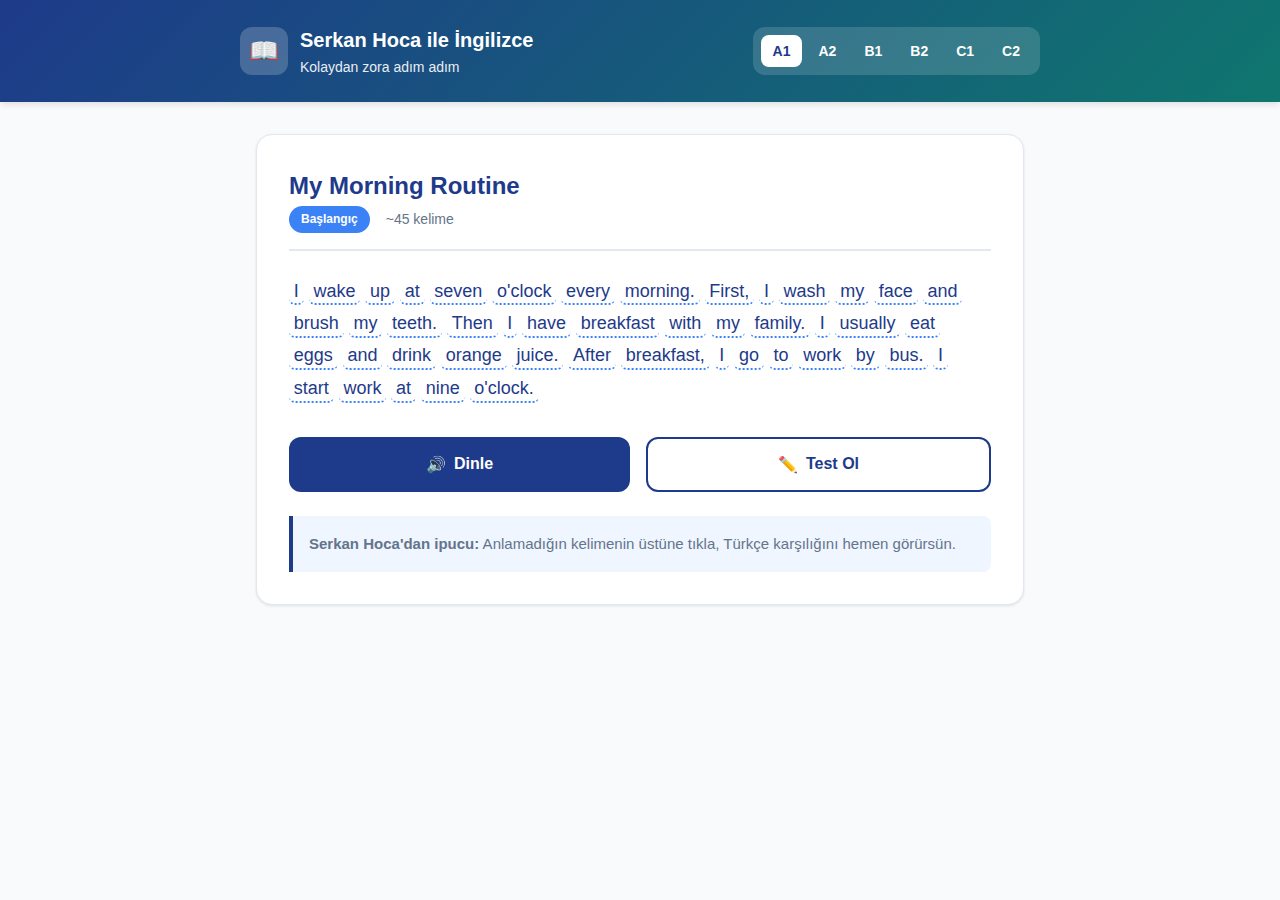
<file: İndex.html>
<!DOCTYPE html>
<html lang="tr">
<head>
    <meta charset="UTF-8">
    <meta name="viewport" content="width=device-width, initial-scale=1.0, maximum-scale=1.0, user-scalable=no">
    <meta name="description" content="Serkan Hoca ile İngilizce - A1'den C2'ye seviyeli metinler, anlık çeviri ve testler">
    <title>Serkan Hoca ile İngilizce</title>
    <style>
        * { margin: 0; padding: 0; box-sizing: border-box; -webkit-tap-highlight-color: transparent; }
        :root { --primary: #1e3a8a; --primary-light: #3b82f6; --secondary: #0f766e; --accent: #d97706; --bg: #f8fafc; --card: #ffffff; --text: #1e293b; --text-light: #64748b; --border: #e2e8f0; --success: #059669; --error: #dc2626; }
        body { font-family: -apple-system, BlinkMacSystemFont, 'Segoe UI', Roboto, sans-serif; background: var(--bg); color: var(--text); min-height: 100vh; line-height: 1.6; -webkit-font-smoothing: antialiased; }
        .header { background: linear-gradient(135deg, var(--primary), var(--secondary)); color: white; padding: 1.5rem 1rem; box-shadow: 0 4px 6px -1px rgba(0,0,0,0.1); }
        .header-content { max-width: 800px; margin: 0 auto; display: flex; justify-content: space-between; align-items: center; flex-wrap: wrap; gap: 1rem; }
        .brand { display: flex; align-items: center; gap: 0.75rem; }
        .brand-icon { width: 48px; height: 48px; background: rgba(255,255,255,0.2); border-radius: 12px; display: flex; align-items: center; justify-content: center; font-size: 1.5rem; }
        .brand-text h1 { font-size: 1.25rem; font-weight: 700; margin: 0; }
        .brand-text p { font-size: 0.875rem; opacity: 0.9; margin: 0; }
        .level-box { background: rgba(255,255,255,0.15); border-radius: 12px; padding: 0.5rem; display: flex; gap: 0.25rem; flex-wrap: wrap; }
        .level-btn { background: transparent; border: none; color: white; padding: 0.5rem 0.75rem; border-radius: 8px; font-weight: 600; cursor: pointer; font-size: 0.875rem; transition: all 0.2s; }
        .level-btn:hover { background: rgba(255,255,255,0.2); }
        .level-btn.active { background: white; color: var(--primary); }
        .container { max-width: 800px; margin: 0 auto; padding: 2rem 1rem; }
        .reading-card { background: var(--card); border-radius: 16px; padding: 2rem; box-shadow: 0 1px 3px rgba(0,0,0,0.1); border: 1px solid var(--border); }
        .passage-header { display: flex; justify-content: space-between; align-items: flex-start; margin-bottom: 1.5rem; padding-bottom: 1rem; border-bottom: 2px solid var(--border); }
        .passage-title { font-size: 1.5rem; font-weight: 700; color: var(--primary); }
        .passage-meta { display: flex; gap: 1rem; align-items: center; font-size: 0.875rem; color: var(--text-light); }
        .difficulty-badge { background: var(--primary-light); color: white; padding: 0.25rem 0.75rem; border-radius: 20px; font-weight: 600; font-size: 0.75rem; }
        .passage-text { font-size: 1.125rem; line-height: 1.8; color: var(--text); margin-bottom: 2rem; }
        .word { display: inline; cursor: pointer; padding: 0.15rem 0.3rem; border-radius: 6px; transition: all 0.15s; border-bottom: 2px dotted var(--primary-light); color: var(--primary); font-weight: 500; }
        .word:hover { background: #dbeafe; border-bottom-style: solid; }
        .word.active { background: var(--accent); color: white; border-bottom-color: var(--accent); }
        .tooltip { position: fixed; background: var(--text); color: white; padding: 0.75rem 1rem; border-radius: 8px; font-size: 0.9375rem; z-index: 1000; opacity: 0; visibility: hidden; transform: translateY(10px); transition: all 0.2s; max-width: 280px; box-shadow: 0 10px 25px rgba(0,0,0,0.2); pointer-events: none; }
        .tooltip.show { opacity: 1; visibility: visible; transform: translateY(0); }
        .tooltip::after { content: ''; position: absolute; bottom: -6px; left: 50%; transform: translateX(-50%); border-width: 6px 6px 0; border-style: solid; border-color: var(--text) transparent transparent; }
        .tooltip-word { font-weight: 700; color: #93c5fd; margin-bottom: 0.25rem; }
        .controls { display: flex; gap: 1rem; flex-wrap: wrap; }
        .btn { flex: 1; min-width: 140px; padding: 1rem 1.5rem; border-radius: 12px; border: none; font-weight: 600; cursor: pointer; display: flex; align-items: center; justify-content: center; gap: 0.5rem; font-size: 1rem; transition: all 0.2s; font-family: inherit; }
        .btn-primary { background: var(--primary); color: white; }
        .btn-secondary { background: white; color: var(--primary); border: 2px solid var(--primary); }
        .modal { display: none; position: fixed; top: 0; left: 0; width: 100%; height: 100%; background: rgba(15,23,42,0.8); z-index: 100; align-items: center; justify-content: center; padding: 1rem; backdrop-filter: blur(4px); }
        .modal.show { display: flex; }
        .quiz-box { background: var(--card); border-radius: 20px; width: 100%; max-width: 600px; max-height: 90vh; overflow: hidden; animation: slideUp 0.3s; }
        @keyframes slideUp { from { transform: translateY(50px); opacity: 0; } to { transform: translateY(0); opacity: 1; } }
        .quiz-header { background: linear-gradient(135deg, var(--primary), var(--secondary)); color: white; padding: 1.5rem; position: relative; }
        .quiz-progress { display: flex; gap: 0.5rem; margin-bottom: 1rem; }
        .dot { height: 8px; flex: 1; background: rgba(255,255,255,0.3); border-radius: 4px; transition: all 0.3s; }
        .dot.active { background: white; }
        .dot.correct { background: #86efac; }
        .dot.wrong { background: #fca5a5; }
        .quiz-timer { position: absolute; top: 1rem; right: 1rem; background: rgba(0,0,0,0.2); padding: 0.5rem 1rem; border-radius: 20px; font-weight: 700; font-variant-numeric: tabular-nums; }
        .quiz-body { padding: 2rem; overflow-y: auto; max-height: calc(90vh - 200px); }
        .question { font-size: 1.25rem; font-weight: 600; margin-bottom: 1.5rem; color: var(--text); line-height: 1.5; }
        .answers { display: flex; flex-direction: column; gap: 0.75rem; }
        .answer { background: var(--bg); border: 2px solid var(--border); padding: 1rem 1.25rem; border-radius: 12px; cursor: pointer; display: flex; align-items: center; gap: 1rem; transition: all 0.2s; font-size: 1rem; }
        .answer.correct { border-color: var(--success); background: #d1fae5; }
        .answer.wrong { border-color: var(--error); background: #fee2e2; }
        .answer-letter { width: 36px; height: 36px; border-radius: 50%; background: var(--border); display: flex; align-items: center; justify-content: center; font-weight: 700; flex-shrink: 0; color: var(--text-light); }
        .results { text-align: center; padding: 2rem; }
        .score-box { width: 160px; height: 160px; border-radius: 50%; background: #e2e8f0; margin: 0 auto 1.5rem; display: flex; align-items: center; justify-content: center; position: relative; }
        .score-number { font-size: 2.5rem; font-weight: 800; color: var(--primary); }
        .close-btn { background: var(--primary); color: white; border: none; padding: 1rem 2rem; border-radius: 12px; font-weight: 600; cursor: pointer; width: 100%; font-size: 1rem; }
        .tips { background: #eff6ff; border-left: 4px solid var(--primary); padding: 1rem; border-radius: 0 8px 8px 0; margin-top: 1.5rem; font-size: 0.9375rem; color: var(--text-light); }
        @media (max-width: 640px) { .header-content { flex-direction: column; text-align: center; } .reading-card { padding: 1.5rem; } .btn { width: 100%; } }
    </style>
</head>
<body>
    <div class="tooltip" id="tooltip"><div class="tooltip-word" id="tooltipWord"></div><div id="tooltipMeaning"></div></div>
    <div class="modal" id="quizModal">
        <div class="quiz-box">
            <div class="quiz-header"><div class="quiz-progress" id="quizProgress"></div><div class="quiz-timer" id="quizTimer">20</div><h2 style="font-size: 1.25rem;">Serkan Hoca'nın Testi</h2></div>
            <div class="quiz-body" id="quizBody"></div>
        </div>
    </div>
    <header class="header">
        <div class="header-content">
            <div class="brand"><div class="brand-icon">📖</div><div class="brand-text"><h1>Serkan Hoca ile İngilizce</h1><p>Kolaydan zora adım adım</p></div></div>
            <div class="level-box">
                <button class="level-btn active" data-level="A1">A1</button>
                <button class="level-btn" data-level="A2">A2</button>
                <button class="level-btn" data-level="B1">B1</button>
                <button class="level-btn" data-level="B2">B2</button>
                <button class="level-btn" data-level="C1">C1</button>
                <button class="level-btn" data-level="C2">C2</button>
            </div>
        </div>
    </header>
    <main class="container">
        <div class="reading-card">
            <div class="passage-header"><div><div class="passage-title" id="passageTitle">My Morning Routine</div><div class="passage-meta"><span class="difficulty-badge" id="difficultyBadge">Başlangıç</span><span id="wordCount">~45 kelime</span></div></div></div>
            <div class="passage-text" id="passageText"></div>
            <div class="controls"><button class="btn btn-primary" id="listenBtn"><span>🔊</span><span>Dinle</span></button><button class="btn btn-secondary" id="testBtn"><span>✏️</span><span>Test Ol</span></button></div>
            <div class="tips"><strong>Serkan Hoca'dan ipucu:</strong> Anlamadığın kelimenin üstüne tıkla, Türkçe karşılığını hemen görürsün.</div>
        </div>
    </main>
    <script>
        const materials = {
            A1: { title: "My Morning Routine", difficulty: "Başlangıç", wordCount: "~45 kelime", text: "I wake up at seven o'clock every morning. First, I wash my face and brush my teeth. Then I have breakfast with my family. I usually eat eggs and drink orange juice. After breakfast, I go to work by bus. I start work at nine o'clock.", translations: { "i": "ben", "wake": "uyanmak", "up": "kalkmak", "o'clock": "saat", "every": "her", "morning": "sabah", "first": "önce", "wash": "yıkamak", "my": "benim", "face": "yüz", "and": "ve", "brush": "fırçalamak", "teeth": "diş", "then": "sonra", "have": "yapmak/yemek", "breakfast": "kahvaltı", "with": "ile", "family": "aile", "usually": "genellikle", "eat": "yemek", "eggs": "yumurta", "drink": "içmek", "orange": "portakal", "juice": "suyu", "after": "sonra", "go": "gitmek", "to": "-e/-a", "work": "iş", "by": "ile/vasıtasıyla", "bus": "otobüs", "start": "başlamak", "at": "-de/-da" }, questions: [ { q: "Yazar saat kaçta uyanıyor?", options: ["6:00", "7:00", "8:00", "9:00"], correct: 1 }, { q: "Kahvaltıda ne içiyor?", options: ["Çay", "Kahve", "Portakal suyu", "Süt"], correct: 2 } ] },
            A2: { title: "Weekend Plans", difficulty: "Temel", wordCount: "~60 kelime", text: "This weekend I am going to visit my grandmother. She lives in a small village near the mountains. I will take the train on Saturday morning. The journey takes about two hours. My grandmother always cooks delicious food for me. We will walk in the garden and talk about old times.", translations: { "this": "bu", "weekend": "hafta sonu", "going": "gidecek", "visit": "ziyaret etmek", "grandmother": "büyükanne", "village": "köy", "mountains": "dağlar", "delicious": "lezzetli" }, questions: [ { q: "Yazar kimi ziyaret edecek?", options: ["Annesini", "Büyükanesini", "Arkadaşını"], correct: 1 } ] },
            B1: { title: "Learning New Skills", difficulty: "Orta", wordCount: "~85 kelime", text: "Last year, I decided to learn how to play the guitar. At first, it was quite difficult. My fingers hurt and I couldn't remember the chords. However, I didn't give up. I practiced for thirty minutes every day.", translations: { "guitar": "gitar", "difficult": "zor", "fingers": "parmaklar", "practiced": "pratik yaptı" }, questions: [ { q: "Yazar ne çalmayı öğrendi?", options: ["Piyano", "Gitar", "Keman"], correct: 1 } ] },
            B2: { title: "The Value of Reading", difficulty: "Orta-Üstü", wordCount: "~110 kelime", text: "Reading books remains one of the most valuable habits one can develop. It requires deep focus and active engagement. Studies shown that regular readers have better vocabulary.", translations: { "reading": "okuma", "valuable": "değerli", "habits": "alışkanlıklar", "vocabulary": "kelime haznesi" }, questions: [ { q: "Okumak ne kazandırır?", options: ["Para", "Kelime haznesi", "Hız"], correct: 1 } ] },
            C1: { title: "Rethinking Education", difficulty: "İleri", wordCount: "~140 kelime", text: "The traditional model of education is increasingly being called into question. Critics argue that this approach prioritizes memorization over critical thinking.", translations: { "education": "eğitim", "memorization": "ezberleme", "thinking": "düşünme" }, questions: [ { q: "Geleneksel eğitim neyi önceler?", options: ["Ezberi", "Yaratıcılığı"], correct: 0 } ] },
            C2: { title: "The Anthropocene Dilemma", difficulty: "Ustalık", wordCount: "~160 kelime", text: "We find ourselves at a peculiar juncture where activities of a single species have fundamentally altered the planet's trajectory.", translations: { "species": "tür", "planet": "gezegen", "trajectory": "yörünge" }, questions: [ { q: "Gezegeni ne değiştirdi?", options: ["İnsan faaliyetleri", "Doğa olayları"], correct: 0 } ] }
        };

        let currentLevel = 'A1', isPlaying = false, quizState = null;
        let els = {};

        function init() {
            els = { passageTitle: document.getElementById('passageTitle'), difficultyBadge: document.getElementById('difficultyBadge'), wordCount: document.getElementById('wordCount'), passageText: document.getElementById('passageText'), listenBtn: document.getElementById('listenBtn'), testBtn: document.getElementById('testBtn'), tooltip: document.getElementById('tooltip'), tooltipWord: document.getElementById('tooltipWord'), tooltipMeaning: document.getElementById('tooltipMeaning'), quizModal: document.getElementById('quizModal'), quizProgress: document.getElementById('quizProgress'), quizTimer: document.getElementById('quizTimer'), quizBody: document.getElementById('quizBody') };
            loadPassage('A1');
            document.querySelectorAll('.level-btn').forEach(btn => { btn.addEventListener('click', (e) => { document.querySelectorAll('.level-btn').forEach(b => b.classList.remove('active')); e.target.classList.add('active'); currentLevel = e.target.dataset.level; loadPassage(currentLevel); stopAudio(); }); });
            els.listenBtn.addEventListener('click', toggleAudio);
            els.testBtn.addEventListener('click', startQuiz);
        }

        function loadPassage(level) {
            const data = materials[level];
            els.passageTitle.textContent = data.title;
            els.difficultyBadge.textContent = data.difficulty;
            els.wordCount.textContent = data.wordCount;
            const words = data.text.split(/(\s+)/);
            els.passageText.innerHTML = '';
            words.forEach(word => { if (word.trim()) { const span = document.createElement('span'); span.className = 'word'; span.textContent = word; span.addEventListener('click', (e) => showTooltip(e, word)); els.passageText.appendChild(span); } else { els.passageText.appendChild(document.createTextNode(word)); } });
        }

        function showTooltip(e, word) {
            const clean = word.toLowerCase().replace(/[.,!?;:]$/, '');
            const data = materials[currentLevel];
            let meaning = data.translations[clean];
            if (meaning) { els.tooltipWord.textContent = word; els.tooltipMeaning.textContent = meaning; const rect = e.target.getBoundingClientRect(); els.tooltip.style.left = `${Math.max(10, rect.left)}px`; els.tooltip.style.top = `${rect.bottom + 8}px`; els.tooltip.classList.add('show'); setTimeout(() => { els.tooltip.classList.remove('show'); }, 2000); }
        }

        function toggleAudio() { isPlaying ? stopAudio() : playAudio(); }
        function playAudio() { const utterance = new SpeechSynthesisUtterance(materials[currentLevel].text); utterance.lang = 'en-US'; utterance.onend = stopAudio; window.speechSynthesis.speak(utterance); isPlaying = true; els.listenBtn.innerHTML = '<span>⏹️</span><span>Durdur</span>'; }
        function stopAudio() { window.speechSynthesis.cancel(); isPlaying = false; els.listenBtn.innerHTML = '<span>🔊</span><span>Dinle</span>'; }

        function startQuiz() {
            const data = materials[currentLevel];
            quizState = { questions: data.questions, current: 0, score: 0 };
            els.quizModal.classList.add('show');
            showQuestion();
        }

        function showQuestion() {
            const q = quizState.questions[quizState.current];
            els.quizBody.innerHTML = `<div class="question">${q.q}</div><div class="answers">${q.options.map((opt, i) => `<div class="answer" data-idx="${i}"><div class="answer-letter">${String.fromCharCode(65 + i)}</div><div>${opt}</div></div>`).join('')}</div>`;
            document.querySelectorAll('.answer').forEach(ans => { ans.addEventListener('click', () => selectAnswer(parseInt(ans.dataset.idx))); });
        }

        function selectAnswer(idx) {
            const q = quizState.questions[quizState.current];
            if (idx === q.correct) quizState.score++;
            quizState.current++;
            if (quizState.current < quizState.questions.length) showQuestion();
            else showResults();
        }

        function showResults() {
            els.quizBody.innerHTML = `<div class="results"><div class="score-number">${quizState.score}/${quizState.questions.length}</div><button class="close-btn" onclick="location.reload()">Baştan Başla</button></div>`;
        }

        document.addEventListener('DOMContentLoaded', init);
    </script>
</body>
</html>
</file>
